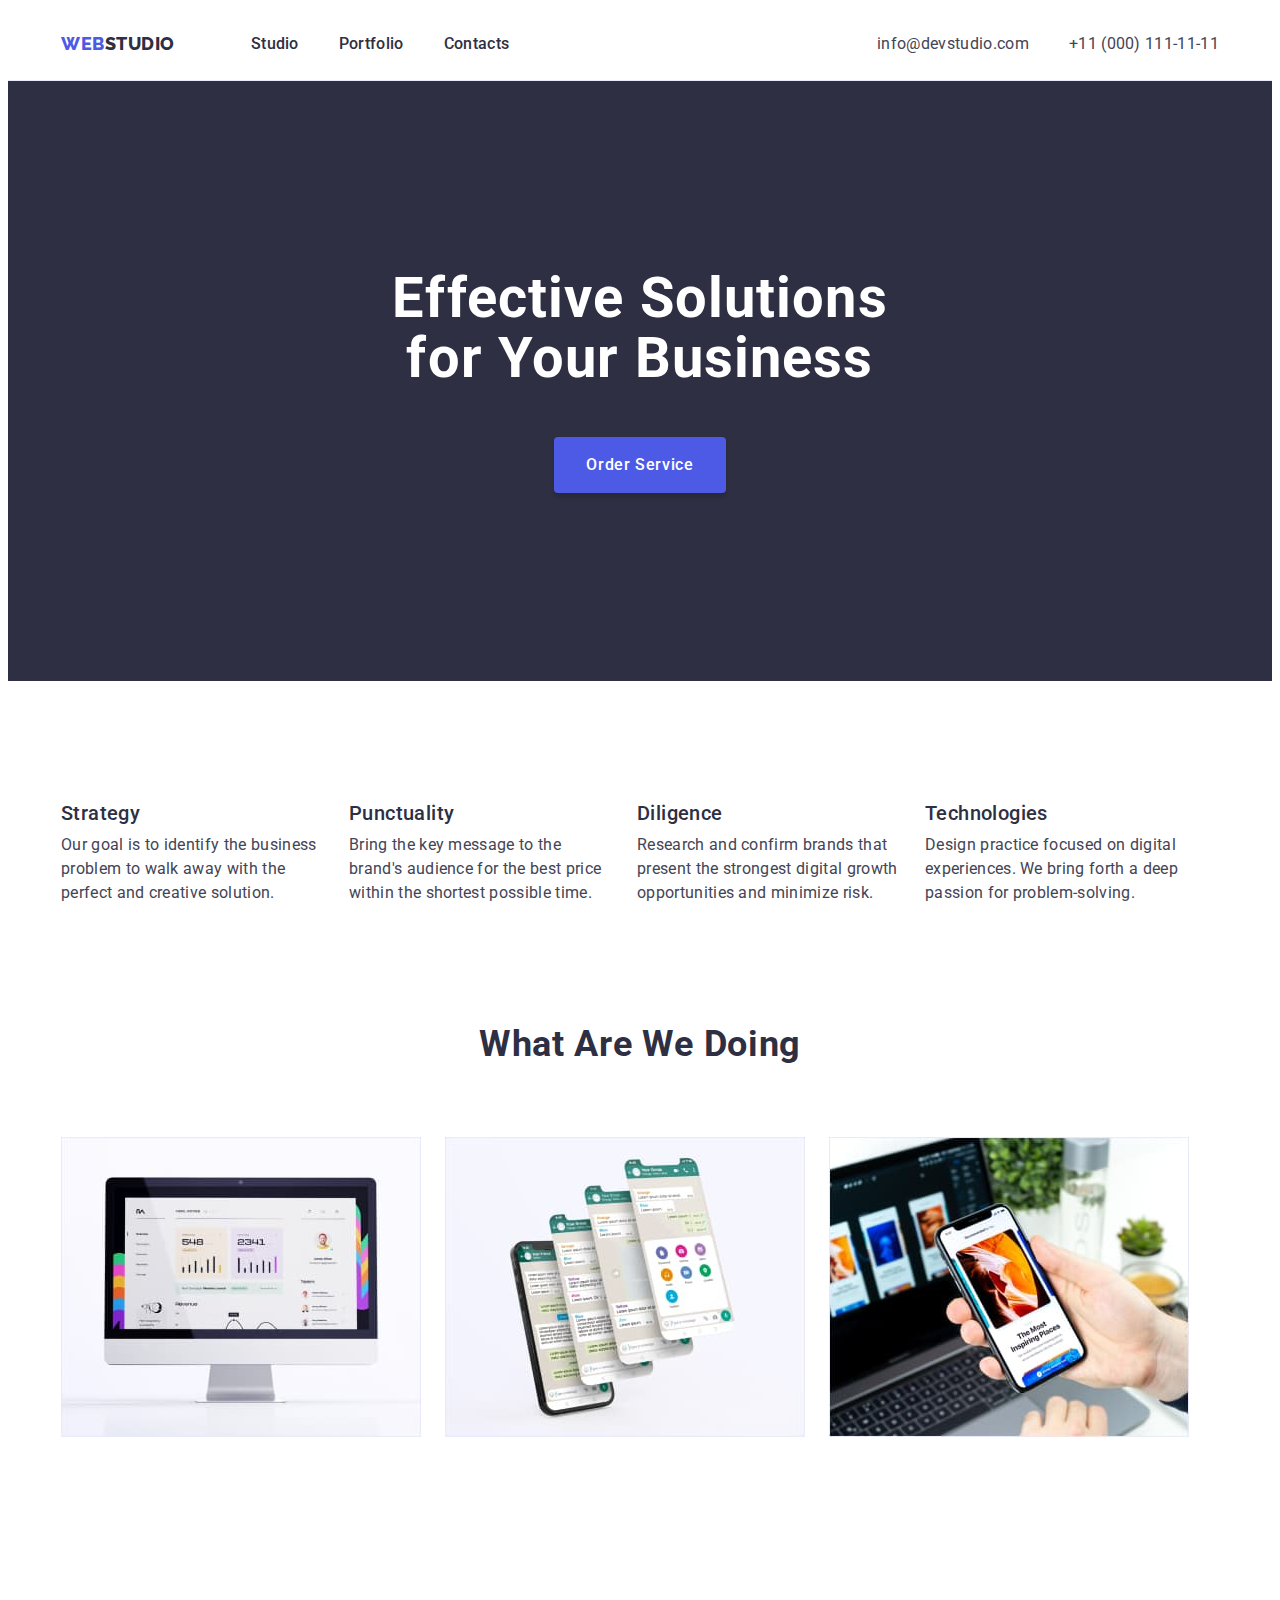
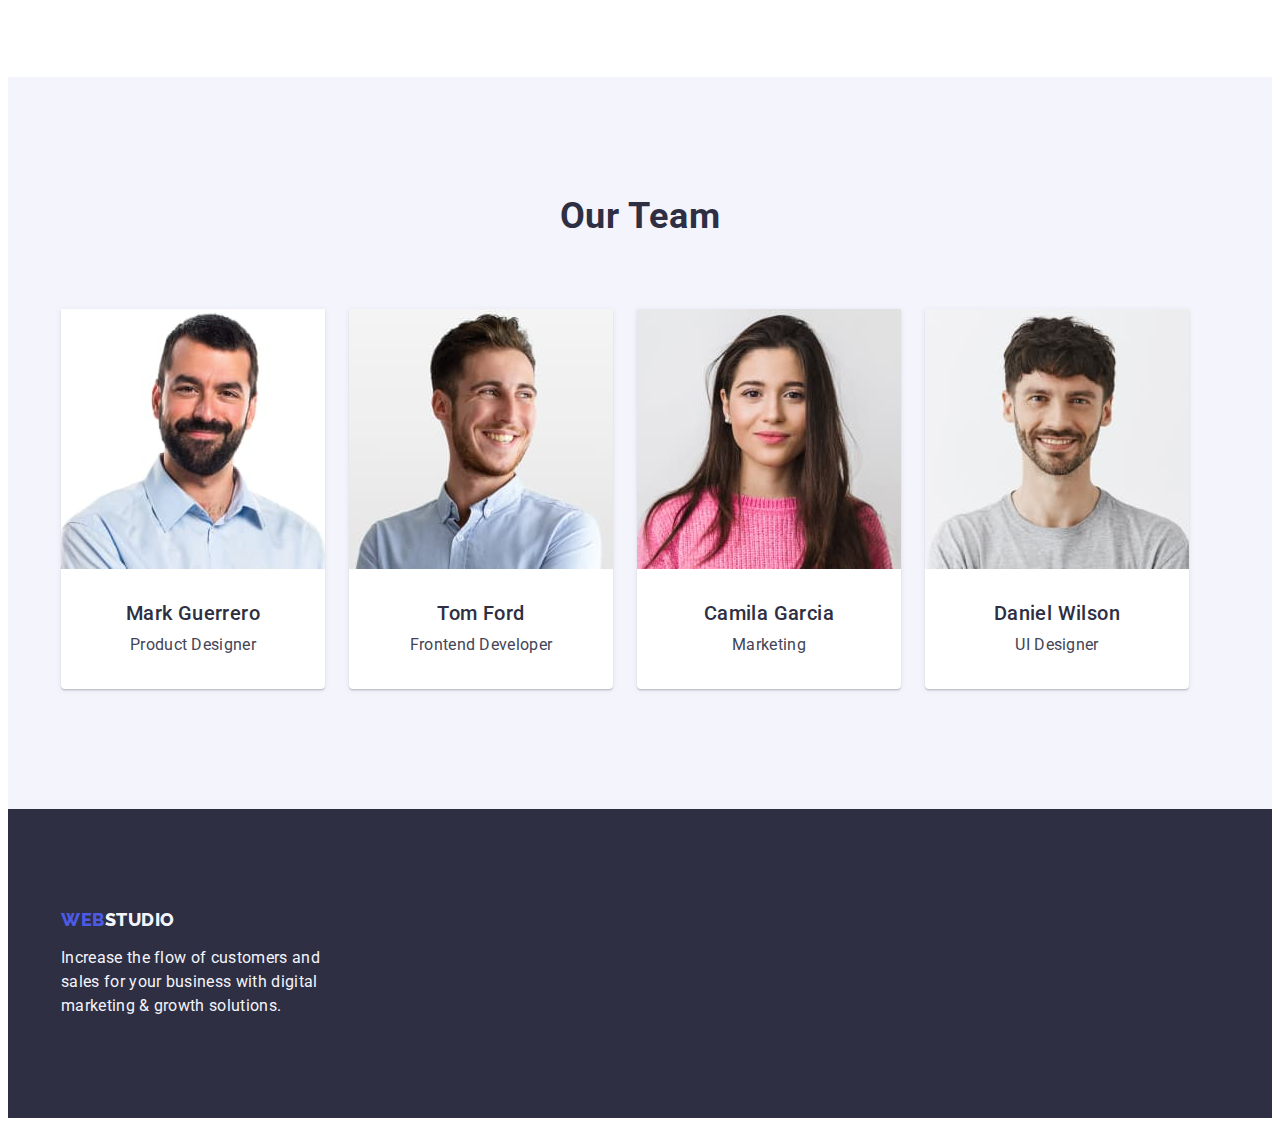
<file: index.html>
<!DOCTYPE html>
<html lang="en">
  <head>
    <meta charset="UTF-8" />
    <meta http-equiv="X-UA-Compatible" content="IE=edge" />
    <meta name="viewport" content="width=device-width, initial-scale=1.0" />
    <title>WebStudio</title>
    <link rel="preconnect" href="https://fonts.googleapis.com" />
    <link rel="preconnect" href="https://fonts.gstatic.com" crossorigin />
    <link
      href="https://fonts.googleapis.com/css2?family=Raleway:wght@800&family=Roboto:wght@400;500;700&display=swap"
      rel="stylesheet"
    />
    <link
      rel="stylesheet"
      href="https://cdnjs.cloudflare.com/ajax/libs/modern-normalize/2.0.0/modern-normalize.min.css"
      integrity="sha512-4xo8blKMVCiXpTaLzQSLSw3KFOVPWhm/TRtuPVc4WG6kUgjH6J03IBuG7JZPkcWMxJ5huwaBpOpnwYElP/m6wg=="
      crossorigin="anonymous"
      referrerpolicy="no-referrer"
    />
    <link rel="stylesheet" href="./css/styles.css" />
  </head>
  <body>
    <header class="header">
      <div class="container">
        <nav class="navigation">
          <a href="./index.html" class="link logo"
            >Web<span class="logo-part">Studio</span></a
          >
          <ul class="list nav">
            <li class="list-item">
              <a class="link nav-item" href="./index.html">Studio</a>
            </li>
            <li class="list-item">
              <a class="link nav-item" href="./portfolio.html">Portfolio</a>
            </li>
            <li class="list-item">
              <a class="link nav-item" href="">Contacts</a>
            </li>
          </ul>
        </nav>
        <address class="address">
          <ul class="list address">
            <li class="address-item">
              <a href="mailto:info@devstudio.com" class="link address"
                >info@devstudio.com</a
              >
            </li>
            <li class="address-item">
              <a href="tel:+110001111111" class="link address"
                >+11 (000) 111-11-11</a
              >
            </li>
          </ul>
        </address>
      </div>
    </header>
    <main>
      <!-- Hero -->

      <section class="hero">
        <div class="container">
          <h1 class="hero-title">Effective Solutions for Your Business</h1>
          <button type="button" class="main-button">Order Service</button>
        </div>
      </section>

      <!-- Advantages -->

      <section class="characteristics">
        <div class="container">
          <h2 class="visually-hidden">Advantages</h2>
          <ul class="list list-characteristics">
            <li class="characteristics-item">
              <h3 class="advantages-title">Strategy</h3>
              <p class="advantages-description">
                Our goal is to identify the business problem to walk away with
                the perfect and creative solution.
              </p>
            </li>
            <li class="characteristics-item">
              <h3 class="advantages-title">Punctuality</h3>
              <p class="advantages-description">
                Bring the key message to the brand's audience for the best price
                within the shortest possible time.
              </p>
            </li>
            <li class="characteristics-item">
              <h3 class="advantages-title">Diligence</h3>
              <p class="advantages-description">
                Research and confirm brands that present the strongest digital
                growth opportunities and minimize risk.
              </p>
            </li>
            <li class="characteristics-item">
              <h3 class="advantages-title">Technologies</h3>
              <p class="advantages-description">
                Design practice focused on digital experiences. We bring forth a
                deep passion for problem-solving.
              </p>
            </li>
          </ul>
        </div>
      </section>

      <!-- What are we doing -->

      <section class="activities">
        <div class="container">
          <h2 class="section-header">What are we doing</h2>
          <ul class="list activities">
            <li class="activities-item">
              <img
                src="./images/main/wwad1.jpg"
                alt="desktop site"
                width="360"
                height="300"
                class="activities-pic"
              />
            </li>
            <li class="activities-item">
              <img
                src="./images/main/wwad2.jpg"
                alt="mobile app"
                width="360"
                height="300"
              />
            </li>
            <li class="activities-item">
              <img
                src="./images/main/wwad3.jpg"
                alt="mobile site"
                width="360"
                height="300"
              />
            </li>
          </ul>
        </div>
      </section>

      <!-- Our team -->

      <section class="team-section">
        <div class="container">
          <h2 class="section-header">Our Team</h2>
          <ul class="list team">
            <li class="employee-card">
              <img
                src="./images/main/emloyee-mark-guerrero.jpg"
                alt="emloyee mark guerrero"
                width="264"
                height="260"
                class="employee-photo"
              />
              <div class="employee-description">
                <h3 class="employee">Mark Guerrero</h3>
                <p class="possition">Product Designer</p>
              </div>
            </li>
            <li class="employee-card">
              <img
                src="./images/main/employee-tom-ford.jpg"
                alt="employee tom ford"
                width="264"
                height="260"
                class="employee-photo"
              />
              <div class="employee-description">
                <h3 class="employee">Tom Ford</h3>
                <p class="possition">Frontend Developer</p>
              </div>
            </li>
            <li class="employee-card">
              <img
                src="./images/main/emloyee-camila-garcia.jpg"
                alt="emloyee camila garcia"
                width="264"
                height="260"
                class="employee-photo"
              />
              <div class="employee-description">
                <h3 class="employee">Camila Garcia</h3>
                <p class="possition">Marketing</p>
              </div>
            </li>
            <li class="employee-card">
              <img
                src="./images/main/employee-daniel-wilson.jpg"
                alt="employee daniel wilson"
                width="264"
                height="260"
                class="employee-photo"
              />
              <div class="employee-description">
                <h3 class="employee">Daniel Wilson</h3>
                <p class="possition">UI Designer</p>
              </div>
            </li>
          </ul>
        </div>
      </section>
    </main>
    <footer class="footer">
      <div class="container">
        <a href="./index.html" class="link logo"
          >Web<span class="logo-part-bottom">Studio</span></a
        >
        <p class="footer-text">
          Increase the flow of customers and sales for your business with
          digital marketing & growth solutions.
        </p>
      </div>
    </footer>
  </body>
</html>
</file>
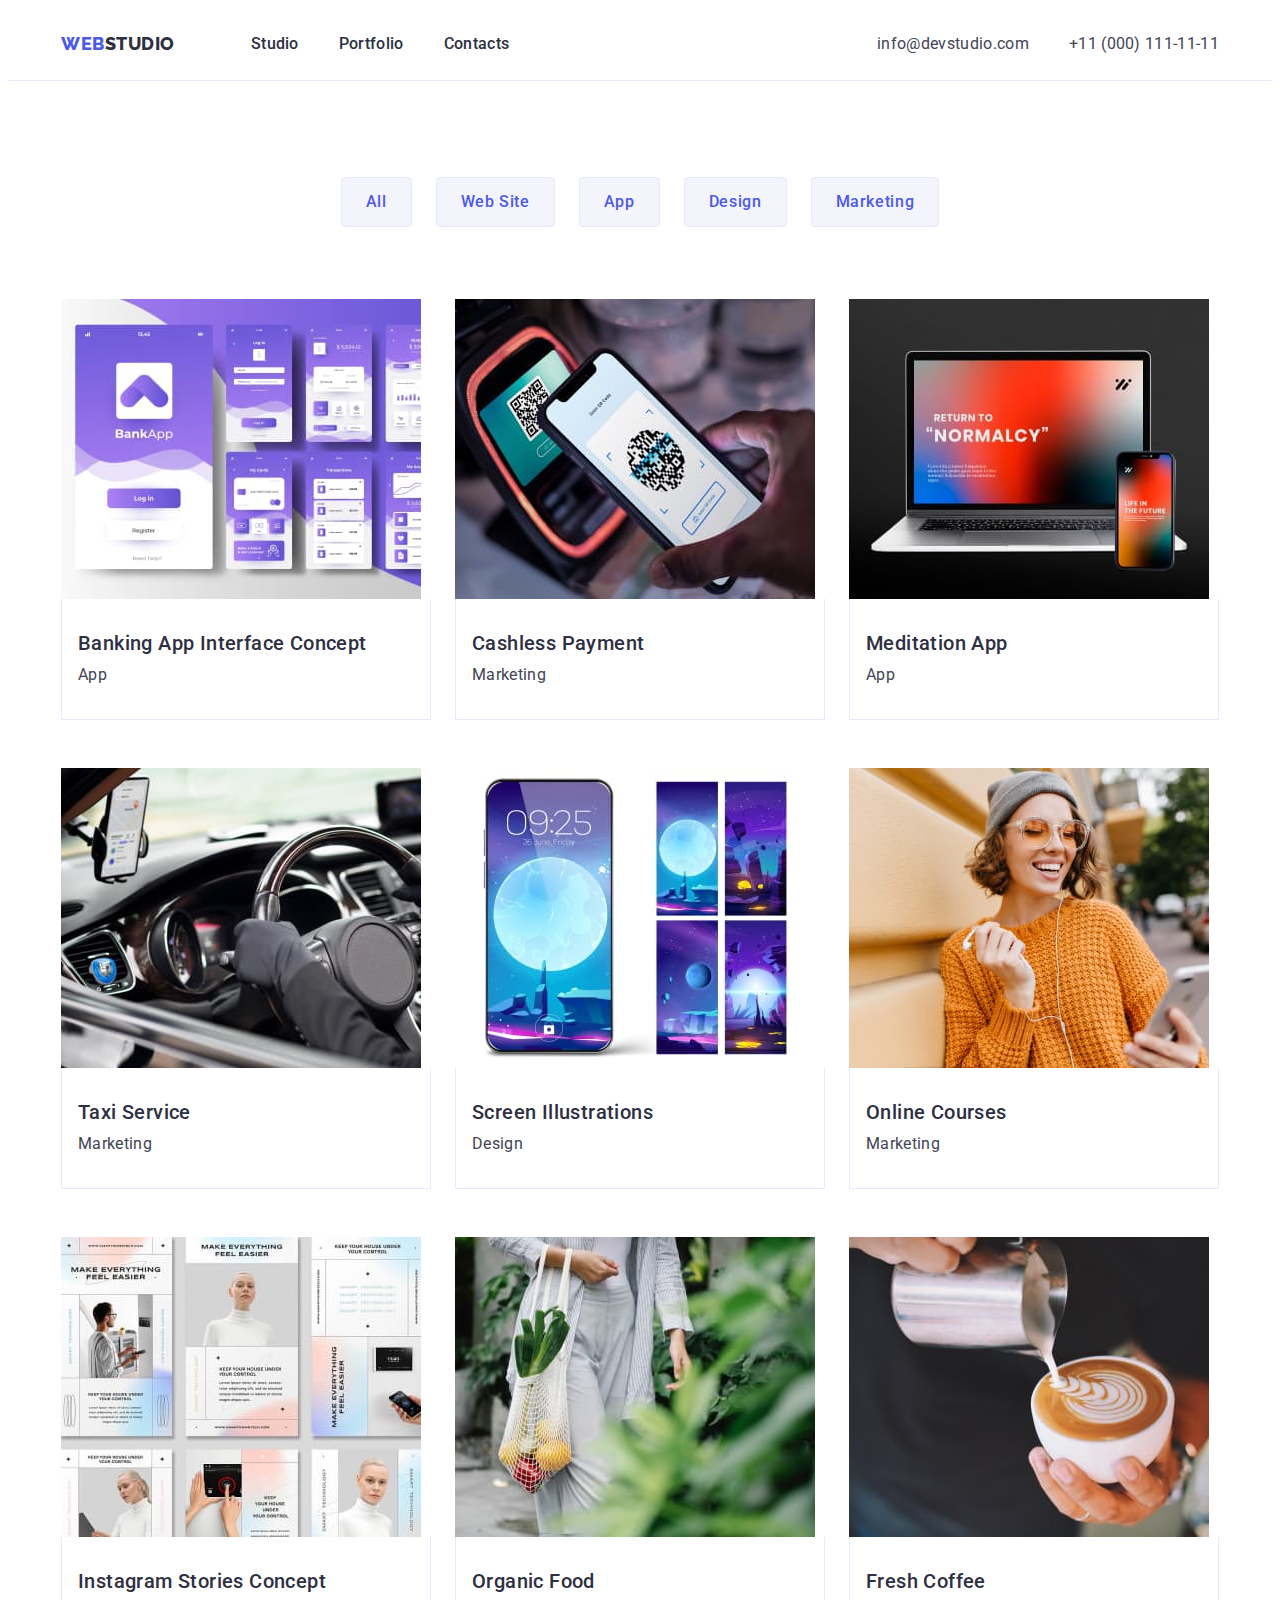
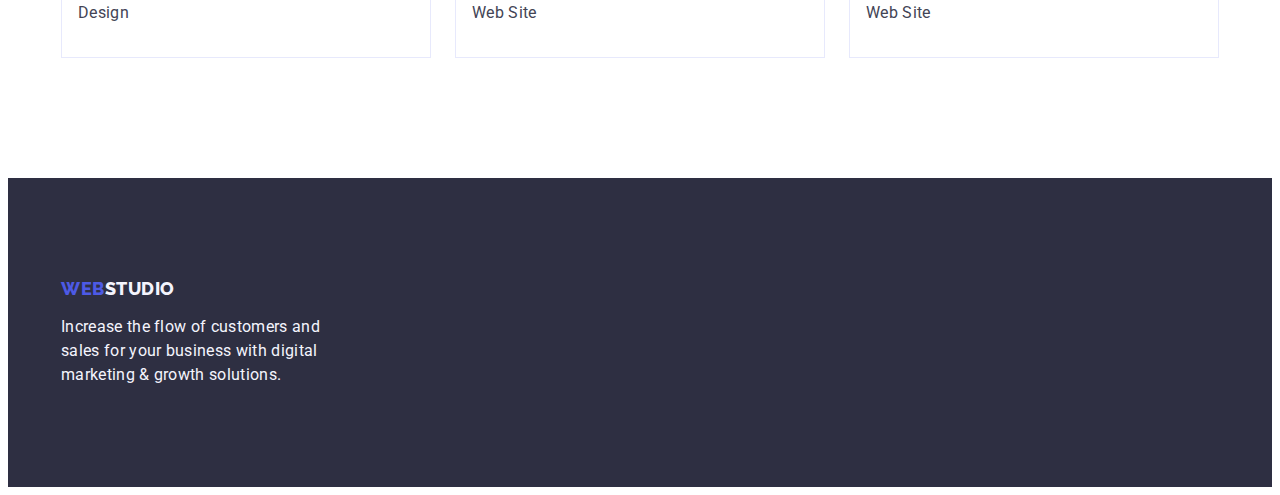
<file: portfolio.html>
<!DOCTYPE html>
<html lang="en">
  <head>
    <meta charset="UTF-8" />
    <meta http-equiv="X-UA-Compatible" content="IE=edge" />
    <meta name="viewport" content="width=device-width, initial-scale=1.0" />
    <title>WebStudio</title>
    <link rel="preconnect" href="https://fonts.googleapis.com" />
    <link rel="preconnect" href="https://fonts.gstatic.com" crossorigin />
    <link
      href="https://fonts.googleapis.com/css2?family=Raleway:wght@800&family=Roboto:wght@400;500;700&display=swap"
      rel="stylesheet"
    />
    <link
      rel="stylesheet"
      href="https://cdnjs.cloudflare.com/ajax/libs/modern-normalize/2.0.0/modern-normalize.min.css"
      integrity="sha512-4xo8blKMVCiXpTaLzQSLSw3KFOVPWhm/TRtuPVc4WG6kUgjH6J03IBuG7JZPkcWMxJ5huwaBpOpnwYElP/m6wg=="
      crossorigin="anonymous"
      referrerpolicy="no-referrer"
    />
    <link rel="stylesheet" href="./css/styles.css" />
  </head>
  <body>
    <header class="header">
      <div class="container">
        <nav class="navigation">
          <a href="./index.html" class="link logo"
            >Web<span class="logo-part">Studio</span></a
          >
          <ul class="list nav">
            <li class="list-item">
              <a class="link nav-item" href="./index.html">Studio</a>
            </li>
            <li class="list-item">
              <a class="link nav-item" href="./portfolio.html">Portfolio</a>
            </li>
            <li class="list-item">
              <a class="link nav-item" href="">Contacts</a>
            </li>
          </ul>
        </nav>
        <address class="address">
          <ul class="list address">
            <li class="address-item">
              <a href="mailto:info@devstudio.com" class="link address"
                >info@devstudio.com</a
              >
            </li>
            <li class="address-item">
              <a href="tel:+110001111111" class="link address"
                >+11 (000) 111-11-11</a
              >
            </li>
          </ul>
        </address>
      </div>
    </header>
    <main>
      <section class="portfolio-section">
        <div class="container portfolio">
          <h1 class="visually-hidden">Portfolio</h1>
          <ul class="filter list">
            <li><button type="button" class="portfolio-button">All</button></li>
            <li>
              <button type="button" class="portfolio-button">Web Site</button>
            </li>
            <li><button type="button" class="portfolio-button">App</button></li>
            <li>
              <button type="button" class="portfolio-button">Design</button>
            </li>
            <li>
              <button type="button" class="portfolio-button">Marketing</button>
            </li>
          </ul>
          <ul class="list portfolio">
            <li class="card">
              <a href="" class="link"
                ><img
                  src="./images/portfolio/1.jpg"
                  alt="mobile app Illustration"
                  width="360"
                  height="300"
                  class="card-picture"
                />
                <div class="card-descr">
                  <h2 class="cart-title">Banking App Interface Concept</h2>
                  <p class="card-text">App</p>
                </div></a
              >
            </li>
            <li class="card">
              <a href="" class="link"
                ><img
                  src="./images/portfolio/2.jpg"
                  alt="payment is being done using phone"
                  width="360"
                  height="300"
                  class="card-picture"
                />

                <div class="card-descr">
                  <h2 class="cart-title">Cashless Payment</h2>
                  <p class="card-text">Marketing</p>
                </div>
              </a>
            </li>
            <li class="card">
              <a href="" class="link"
                ><img
                  src="./images/portfolio/3.jpeg"
                  alt="mobile app example"
                  width="360"
                  height="300"
                  class="card-picture"
                />

                <div class="card-descr">
                  <h2 class="cart-title">Meditation App</h2>
                  <p class="card-text">App</p>
                </div>
              </a>
            </li>
            <li class="card">
              <a href="" class="link"
                ><img
                  src="./images/portfolio/4.jpeg"
                  alt="app for taxi service"
                  width="360"
                  height="300"
                  class="card-picture"
                />

                <div class="card-descr">
                  <h2 class="cart-title">Taxi Service</h2>
                  <p class="card-text">Marketing</p>
                </div>
              </a>
            </li>
            <li class="card">
              <a href="" class="link"
                ><img
                  src="./images/portfolio/5.jpeg"
                  alt="screen design examples"
                  width="360"
                  height="300"
                  class="card-picture"
                />

                <div class="card-descr">
                  <h2 class="cart-title">Screen Illustrations</h2>
                  <p class="card-text">Design</p>
                </div>
              </a>
            </li>
            <li class="card">
              <a href="" class="link"
                ><img
                  src="./images/portfolio/6.jpeg"
                  alt="a girl making selfie"
                  width="360"
                  height="300"
                  class="card-picture"
                />

                <div class="card-descr">
                  <h2 class="cart-title">Online Courses</h2>
                  <p class="card-text">Marketing</p>
                </div>
              </a>
            </li>
            <li class="card">
              <a href="" class="link"
                ><img
                  src="./images/portfolio/7.jpeg"
                  alt="Instagram profile example"
                  width="360"
                  height="300"
                  class="card-picture"
                />

                <div class="card-descr">
                  <h2 class="cart-title">Instagram Stories Concept</h2>
                  <p class="card-text">Design</p>
                </div>
              </a>
            </li>
            <li class="card">
              <a href="" class="link"
                ><img
                  src="./images/portfolio/8.jpeg"
                  alt="fresh vegetables in a bag"
                  width="360"
                  height="300"
                  class="card-picture"
                />

                <div class="card-descr">
                  <h2 class="cart-title">Organic Food</h2>
                  <p class="card-text">Web Site</p>
                </div>
              </a>
            </li>
            <li class="card">
              <a href="" class="link"
                ><img
                  src="./images/portfolio/9.jpeg"
                  alt="a cup of coffee"
                  width="360"
                  height="300"
                  class="card-picture"
                />
                <div class="card-descr">
                  <h2 class="cart-title">Fresh Coffee</h2>
                  <p class="card-text">Web Site</p>
                </div>
              </a>
            </li>
          </ul>
        </div>
      </section>
    </main>
    <footer class="footer">
      <div class="container">
        <a href="./index.html" class="link logo"
          >Web<span class="logo-part-bottom">Studio</span></a
        >
        <p class="footer-text">
          Increase the flow of customers and sales for your business with
          digital marketing & growth solutions.
        </p>
      </div>
    </footer>
  </body>
</html>
</file>
<file: css/styles.css>
/* Colors */

/* --accent-color: #4D5AE5;
 --dark-background-color: #2E2F42;
 --main-background-color: #FFFFFF; 
 --light-background-color: #F4F4FD;
 --light-accent-color: #E7E9FC;
 --text-color: #434455 */

:root {
  --accent-color: #4d5ae5;
  --dark-background-color: #2e2f42;
  --main-background-color: #ffffff;
  --light-background-color: #f4f4fd;
  --light-accent-color: #e7e9fc;
  --text-color: #434455;
  --active: #404bbf;
}

body {
  background-color: var(--main-background-color);
  font-family: Roboto, sans-serif;
  color: var(--text-color);
}

.link {
  text-decoration: none;
}

.list {
  list-style: none;
}

p,
h1,
h2,
h3,
h4,
h5,
h6,
ul,
ol {
  margin: 0;
  padding: 0;
}

img {
  display: block;
}

.container {
  width: 1158px;
  padding-left: 15px;
  padding-right: 15px;
  margin: 0 auto;
  /* outline: 2px solid tomato; */
}
/* Header */

.header {
  border-bottom: 1px solid var(--light-accent-color);
}

.header .container {
  display: flex;
  justify-content: space-between;
  align-items: center;
}

.logo {
  font-family: "Raleway", sans-serif;
  text-decoration: none;
  font-weight: 800;
  font-size: 18px;
  line-height: 1.17;
  letter-spacing: 0.03em;
  text-transform: uppercase;
  color: var(--accent-color);
}

.logo .logo-part {
  color: var(--dark-background-color);
}

.link.logo {
  margin-right: 76px;
}

.navigation {
  display: flex;
  align-items: center;
}

.nav-item {
  display: block;
  padding-top: 24px;
  padding-bottom: 24px;
  font-weight: 500;
  font-size: 16px;
  line-height: 1.5;
  letter-spacing: 0.02em;
  text-transform: capitalize;
  color: var(--dark-background-color);
}

.nav-item:hover,
.nav-item:focus {
  color: var(--active);
}

.list.nav {
  display: flex;
}

.list-item:not(:last-child) {
  margin-right: 40px;
}

.address {
  font-style: normal;
  font-size: 1.5;
  line-height: 24px;
  letter-spacing: 0.02em;
  color: var(--text-color);
}

.address:hover,
.address:focus {
  color: var(--active);
}

.list.address {
  display: flex;
}

.address-item:not(:last-child) {
  margin-right: 40px;
}

/* Hero */

.hero {
  background-color: var(--dark-background-color);
  padding-top: 188px;
  padding-bottom: 188px;
}

.hero-title {
  font-weight: 700;
  font-size: 56px;
  line-height: 1.07;
  letter-spacing: 0.02em;
  text-align: center;
  color: var(--main-background-color);
  max-width: 496px;
  margin: 0 auto 48px;
}

.main-button {
  display: block;
  padding: 16px 32px;
  margin: 0 auto;
  height: 56;
  min-width: 169px;

  font-family: "Roboto", sans-serif;
  font-weight: 500;
  font-size: 16px;
  line-height: 1.5;
  letter-spacing: 0.04em;
  text-align: center;

  color: var(--main-background-color);
  background-color: var(--accent-color);
  box-shadow: 0px 4px 4px rgba(0, 0, 0, 0.15);
  border-radius: 4px;
  border: none;
  cursor: pointer;
}

.main-button:hover,
.main-button:focus {
  background-color: var(--active);
  cursor: pointer;
}

/* Advantages */

.visually-hidden {
  position: absolute;
  width: 1px;
  height: 1px;
  margin: -1px;
  border: 0;
  padding: 0;
  white-space: nowrap;
  clip-path: inset(100%);
  clip: rect(0 0 0 0);
  overflow: hidden;
}

.advantages-title {
  font-weight: 500;
  font-size: 20px;
  line-height: 1.2;
  letter-spacing: 0.02em;
  color: var(--dark-background-color);
  margin-bottom: 8px;
}

.advantages-description {
  font-size: 16px;
  line-height: 1.5;
  letter-spacing: 0.02em;
  color: var(--text-color);
  width: 264px;
}

.list-characteristics {
  display: flex;
  gap: 24px;
}

.characteristics {
  padding-top: 120px;
  padding-bottom: 120px;
}

/* What are we doing */

.activities {
  padding-bottom: 120px;
}

.list.activities {
  display: flex;
  /* justify-content: space-between; */
  gap: 24px;
}

.activities-pic {
  display: block;
}

/* Our team */

.list.team {
  display: flex;
  gap: 24px;
}

.team-section {
  background-color: var(--light-background-color);
  padding: 120px 0;
}

.section-header {
  font-weight: 700;
  font-size: 36px;
  line-height: 1.11;
  text-align: center;
  letter-spacing: 0.02em;
  text-transform: capitalize;
  color: var(--dark-background-color);
  margin: 0 auto 72px;
}

.employee-card {
  background-color: var(--main-background-color);
  box-shadow: 0px 1px 6px rgba(46, 47, 66, 0.08),
    0px 1px 1px rgba(46, 47, 66, 0.16), 0px 2px 1px rgba(46, 47, 66, 0.08);
  border-radius: 0px 0px 4px 4px;
}

.employee-description {
  padding: 32px 16px;
}

.employee {
  font-weight: 500;
  font-size: 20px;
  line-height: 1.2;
  text-align: center;
  letter-spacing: 0.02em;
  color: var(--dark-background-color);
  margin-bottom: 8px;
}

.possition {
  font-size: 16px;
  line-height: 1.5;
  text-align: center;
  letter-spacing: 0.02em;
  color: var(--text-color);
}

/* Footer */

.footer .link.logo {
  display: inline-block;
  margin-bottom: 16px;
  margin-right: 0;
}

.footer {
  background-color: var(--dark-background-color);
  padding-top: 100px;
  padding-bottom: 100px;
}

.logo-part-bottom {
  color: var(--light-background-color);
}

.footer-text {
  font-size: 16px;
  line-height: 1.5;
  letter-spacing: 0.02em;
  color: var(--light-background-color);
  width: 264px;
}

/* Portfolio */

.portfolio-section {
  padding-top: 96px;
  padding-bottom: 120px;
}

.filter.list {
  display: flex;
  margin-bottom: 72px;
  justify-content: center;
  gap: 24px;
}

.portfolio-button {
  font-family: "Roboto", sans-serif;
  font-weight: 500;
  font-size: 16px;
  line-height: 1.5;
  text-align: center;
  letter-spacing: 0.04em;
  color: var(--accent-color);
  background-color: var(--light-background-color);
  border: 1px solid var(--light-accent-color);
  border-radius: 4px;
  padding: 12px 24px;
}

.portfolio-button:hover,
.portfolio-button:focus {
  color: var(--main-background-color);
  background-color: var(--active);
  cursor: pointer;
  border: 1px solid transparent;
  box-shadow: 0px 3px 1px rgba(0, 0, 0, 0.1), 0px 2px 1px rgba(0, 0, 0, 0.08),
    0px 2px 2px rgba(0, 0, 0, 0.12);
}

.list.portfolio {
  display: flex;
  flex-wrap: wrap;
  row-gap: 48px;
  column-gap: 24px;
  /* margin-bottom: 120px; */
}

.card {
  flex-basis: calc((100% - 48px) / 3);
}

.card-picture {
  display: block;
}

.card-descr {
  /* padding-top: 32px;
  padding-bottom: 32px;
  padding-left: 16px; */
  padding: 32px 16px;
  border-left: 1px solid var(--light-accent-color);
  border-right: 1px solid var(--light-accent-color);
  border-bottom: 1px solid var(--light-accent-color);
}

.cart-title {
  font-weight: 500;
  font-size: 20px;
  line-height: 1.2;
  letter-spacing: 0.02em;
  color: var(--dark-background-color);
  margin-bottom: 8px;
}

.card-text {
  font-size: 16px;
  line-height: 1.5;
  letter-spacing: 0.02em;
  color: var(--text-color);
}
</file>
